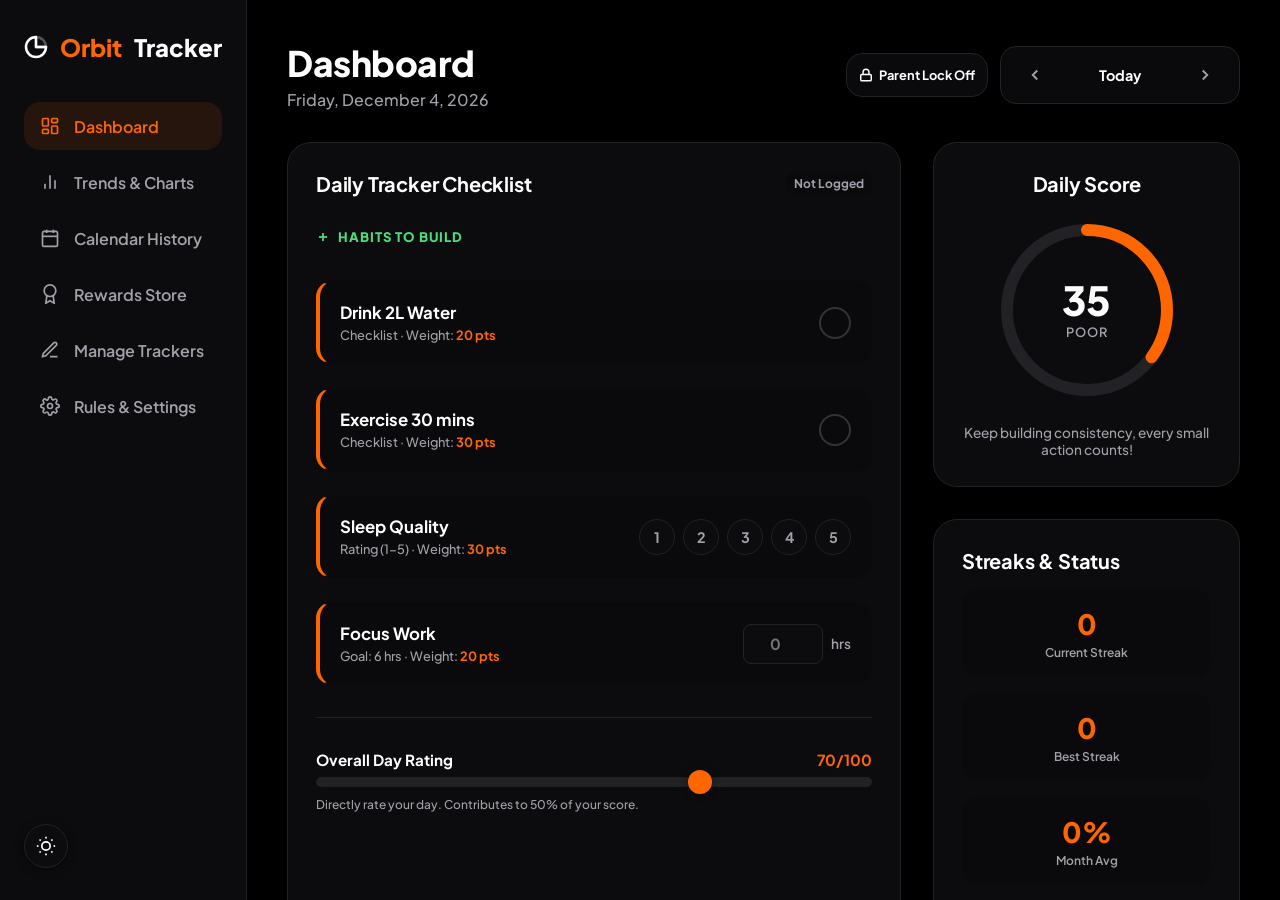
<file: index.html>
<!DOCTYPE html>
<html lang="en" data-theme="dark">
<head>
    <meta charset="UTF-8">
    <meta name="viewport" content="width=device-width, initial-scale=1.0, viewport-fit=cover">
    <meta name="description" content="A premium daily tracking application with customizable trackers, weighted scoring, streak counts, monthly calendar, and trend analytics.">
    <title>Orbit Tracker</title>
    <link rel="stylesheet" href="index.css">
</head>
<body>

    <div class="app-container">
        <!-- Desktop Sidebar -->
        <aside class="sidebar">
            <div>
                <div class="sidebar-logo">
                    <svg width="24" height="24" viewBox="0 0 24 24" fill="none" stroke="currentColor" stroke-width="2.5" stroke-linecap="round" stroke-linejoin="round"><path d="M12 2a10 10 0 1 0 10 10H12V2z"></path><path d="M12 2a10 10 0 0 1 10 10h-10V2z" opacity="0.3"></path><path d="M12 12L22 12" opacity="0.5"></path></svg>
                    <span>Orbit</span>Tracker
                </div>
                <nav class="sidebar-menu">
                    <a class="sidebar-item active" data-view="dashboard">
                        <svg viewBox="0 0 24 24"><rect x="3" y="3" width="7" height="9" rx="1"></rect><rect x="14" y="3" width="7" height="5" rx="1"></rect><rect x="14" y="12" width="7" height="9" rx="1"></rect><rect x="3" y="16" width="7" height="5" rx="1"></rect></svg>
                        Dashboard
                    </a>
                    <a class="sidebar-item" data-view="trends">
                        <svg viewBox="0 0 24 24"><path d="M18 20V10M12 20V4M6 20v-6"></path></svg>
                        Trends & Charts
                    </a>
                    <a class="sidebar-item" data-view="calendar">
                        <svg viewBox="0 0 24 24"><rect x="3" y="4" width="18" height="18" rx="2" ry="2"></rect><line x1="16" y1="2" x2="16" y2="6"></line><line x1="8" y1="2" x2="8" y2="6"></line><line x1="3" y1="10" x2="21" y2="10"></line></svg>
                        Calendar History
                    </a>
                    <a class="sidebar-item" data-view="rewards">
                        <svg viewBox="0 0 24 24"><circle cx="12" cy="8" r="7"></circle><polyline points="8.21 13.89 7 23 12 20 17 23 15.79 13.88"></polyline></svg>
                        Rewards Store
                    </a>
                    <a class="sidebar-item" data-view="trackers">
                        <svg viewBox="0 0 24 24"><path d="M12 20h9M16.5 3.5a2.121 2.121 0 0 1 3 3L7 19l-4 1 1-4L16.5 3.5z"></path></svg>
                        Manage Trackers
                    </a>
                    <a class="sidebar-item" data-view="config">
                        <svg viewBox="0 0 24 24"><circle cx="12" cy="12" r="3"></circle><path d="M19.4 15a1.65 1.65 0 0 0 .33 1.82l.06.06a2 2 0 1 1-2.83 2.83l-.06-.06a1.65 1.65 0 0 0-1.82-.33 1.65 1.65 0 0 0-1 1.51V21a2 2 0 0 1-4 0v-.09A1.65 1.65 0 0 0 9 19.4a1.65 1.65 0 0 0-1.82.33l-.06.06a2 2 0 1 1-2.83-2.83l.06-.06a1.65 1.65 0 0 0 .33-1.82 1.65 1.65 0 0 0-1.51-1H3a2 2 0 0 1 0-4h.09A1.65 1.65 0 0 0 4.6 9a1.65 1.65 0 0 0-.33-1.82l-.06-.06a2 2 0 1 1 2.83-2.83l.06.06a1.65 1.65 0 0 0 1.82.33H9a1.65 1.65 0 0 0 1-1.51V3a2 2 0 0 1 4 0v.09a1.65 1.65 0 0 0 1 1.51 1.65 1.65 0 0 0 1.82-.33l.06-.06a2 2 0 1 1 2.83 2.83l-.06.06a1.65 1.65 0 0 0-.33 1.82V9a1.65 1.65 0 0 0 1.51 1H21a2 2 0 0 1 0 4h-.09a1.65 1.65 0 0 0-1.51 1z"></path></svg>
                        Rules & Settings
                    </a>
                </nav>
            </div>
            <div class="sidebar-footer">
                <button class="btn-theme" id="theme-toggle-desktop" aria-label="Toggle Theme">
                    <svg class="sun-icon" viewBox="0 0 24 24"><circle cx="12" cy="12" r="5"></circle><line x1="12" y1="1" x2="12" y2="3"></line><line x1="12" y1="21" x2="12" y2="23"></line><line x1="4.22" y1="4.22" x2="5.64" y2="5.64"></line><line x1="18.36" y1="18.36" x2="19.78" y2="19.78"></line><line x1="1" y1="12" x2="3" y2="12"></line><line x1="21" y1="12" x2="23" y2="12"></line><line x1="4.22" y1="19.78" x2="5.64" y2="18.36"></line><line x1="18.36" y1="5.64" x2="19.78" y2="4.22"></line></svg>
                </button>
            </div>
        </aside>

        <!-- Bottom Navigation for Mobile -->
        <nav class="bottom-nav">
            <a class="bottom-nav-item active" data-view="dashboard">
                <svg viewBox="0 0 24 24"><rect x="3" y="3" width="7" height="9" rx="1"></rect><rect x="14" y="3" width="7" height="5" rx="1"></rect><rect x="14" y="12" width="7" height="9" rx="1"></rect><rect x="3" y="16" width="7" height="5" rx="1"></rect></svg>
                Home
            </a>
            <a class="bottom-nav-item" data-view="trends">
                <svg viewBox="0 0 24 24"><path d="M18 20V10M12 20V4M6 20v-6"></path></svg>
                Trends
            </a>
            <a class="bottom-nav-item" data-view="calendar">
                <svg viewBox="0 0 24 24"><rect x="3" y="4" width="18" height="18" rx="2" ry="2"></rect><line x1="16" y1="2" x2="16" y2="6"></line><line x1="8" y1="2" x2="8" y2="6"></line><line x1="3" y1="10" x2="21" y2="10"></line></svg>
                Calendar
            </a>
            <a class="bottom-nav-item" data-view="rewards">
                <svg viewBox="0 0 24 24"><circle cx="12" cy="8" r="7"></circle><polyline points="8.21 13.89 7 23 12 20 17 23 15.79 13.88"></polyline></svg>
                Rewards
            </a>
            <a class="bottom-nav-item" data-view="trackers">
                <svg viewBox="0 0 24 24"><path d="M12 20h9M16.5 3.5a2.121 2.121 0 0 1 3 3L7 19l-4 1 1-4L16.5 3.5z"></path></svg>
                Trackers
            </a>
            <a class="bottom-nav-item" data-view="config">
                <svg viewBox="0 0 24 24"><circle cx="12" cy="12" r="3"></circle><path d="M19.4 15a1.65 1.65 0 0 0 .33 1.82l.06.06a2 2 0 1 1-2.83 2.83l-.06-.06a1.65 1.65 0 0 0-1.82-.33 1.65 1.65 0 0 0-1 1.51V21a2 2 0 0 1-4 0v-.09A1.65 1.65 0 0 0 9 19.4a1.65 1.65 0 0 0-1.82.33l-.06.06a2 2 0 1 1-2.83-2.83l.06-.06a1.65 1.65 0 0 0 .33-1.82 1.65 1.65 0 0 0-1.51-1H3a2 2 0 0 1 0-4h.09A1.65 1.65 0 0 0 4.6 9a1.65 1.65 0 0 0-.33-1.82l-.06-.06a2 2 0 1 1 2.83-2.83l.06.06a1.65 1.65 0 0 0 1.82.33H9a1.65 1.65 0 0 0 1-1.51V3a2 2 0 0 1 4 0v.09a1.65 1.65 0 0 0 1 1.51 1.65 1.65 0 0 0 1.82-.33l.06-.06a2 2 0 1 1 2.83 2.83l-.06.06a1.65 1.65 0 0 0-.33 1.82V9a1.65 1.65 0 0 0 1.51 1H21a2 2 0 0 1 0 4h-.09a1.65 1.65 0 0 0-1.51 1z"></path></svg>
                Settings
            </a>
        </nav>

        <!-- Main Content Grid -->
        <main class="main-content">
            <!-- Top bar with View info and Date Picker -->
            <div class="top-bar">
                <div class="page-title">
                    <h1 id="current-view-title">Dashboard</h1>
                    <p id="sub-title">Track your daily orbit</p>
                </div>
                
                <div class="controls-group">
                    <!-- Parent Lock Button Status -->
                    <button class="btn btn-secondary" id="btn-parent-lock-toggle" style="padding: 8px 12px; font-size: 0.8rem; display: flex; align-items: center; gap: 6px;">
                        <svg id="parent-lock-icon" width="14" height="14" viewBox="0 0 24 24" fill="none" stroke="currentColor" stroke-width="2.5"><rect x="3" y="11" width="18" height="11" rx="2" ry="2"></rect><path d="M7 11V7a5 5 0 0 1 10 0v4"></path></svg>
                        <span id="parent-lock-text">Parent Lock Off</span>
                    </button>

                    <!-- Date Picker Navigation -->
                    <div class="btn-secondary" style="display: flex; align-items: center; gap: 8px; padding: 6px 12px; border-radius: var(--radius-md);">
                        <button id="btn-prev-day" class="btn-close" style="padding: 2px;">
                            <svg width="18" height="18" viewBox="0 0 24 24" fill="none" stroke="currentColor" stroke-width="2.5"><polyline points="15 18 9 12 15 6"></polyline></svg>
                        </button>
                        <span id="current-date-display" style="font-weight: 700; font-size: 0.9rem; min-width: 110px; text-align: center; cursor: pointer;">Today</span>
                        <button id="btn-next-day" class="btn-close" style="padding: 2px;">
                            <svg width="18" height="18" viewBox="0 0 24 24" fill="none" stroke="currentColor" stroke-width="2.5"><polyline points="9 18 15 12 9 6"></polyline></svg>
                        </button>
                    </div>

                    <button class="btn-theme" id="theme-toggle-mobile" style="display: none;" aria-label="Toggle Theme">
                        <svg class="sun-icon" viewBox="0 0 24 24"><circle cx="12" cy="12" r="5"></circle><line x1="12" y1="1" x2="12" y2="3"></line><line x1="12" y1="21" x2="12" y2="23"></line><line x1="4.22" y1="4.22" x2="5.64" y2="5.64"></line><line x1="18.36" y1="18.36" x2="19.78" y2="19.78"></line><line x1="1" y1="12" x2="3" y2="12"></line><line x1="21" y1="12" x2="23" y2="12"></line><line x1="4.22" y1="19.78" x2="5.64" y2="18.36"></line><line x1="18.36" y1="5.64" x2="19.78" y2="4.22"></line></svg>
                    </button>
                </div>
            </div>

            <!-- VIEW: DASHBOARD -->
            <section id="view-dashboard" class="view-panel active">
                <div class="dashboard-grid">
                    <!-- Left: Daily Tracker Logging -->
                    <div class="card" style="display: flex; flex-direction: column; gap: 1.5rem;">
                        <div class="card-header" style="margin-bottom: 0.5rem;">
                            <h2 class="card-title">Daily Tracker Checklist</h2>
                            <span id="log-status-badge" style="font-size: 0.75rem; font-weight: 700; padding: 4px 8px; border-radius: var(--radius-sm); background-color: var(--accent-bg); color: var(--accent);">Logged</span>
                        </div>
                        
                        <!-- List of Trackers dynamically generated (will separate Positive & Negative) -->
                        <div id="daily-trackers-container" class="trackers-section">
                            <!-- JS will inject tracker groups here -->
                        </div>

                        <!-- Manual Rating Contribution -->
                        <div class="manual-rating-card">
                            <hr style="border: 0; border-top: 1px solid var(--border-color); margin: 0.5rem 0;">
                            <div class="slider-container">
                                <div class="slider-header">
                                    <span>Overall Day Rating</span>
                                    <span id="manual-rating-value" style="color: var(--accent);">70/100</span>
                                </div>
                                <input type="range" id="manual-rating-slider" class="range-slider" min="0" max="100" value="70">
                                <p style="font-size: 0.75rem; color: var(--text-secondary); font-weight: 500; margin-top: 2px;">
                                    Directly rate your day. Contributes to <span id="manual-weight-display">50</span>% of your score.
                                </p>
                            </div>
                        </div>
                    </div>

                    <!-- Right: Score Ring and Quick Stats -->
                    <div style="display: flex; flex-direction: column; gap: 2rem;">
                        <!-- Score Ring Card -->
                        <div class="card" style="text-align: center;">
                            <h2 class="card-title" style="margin-bottom: 1.5rem;">Daily Score</h2>
                            <div class="score-circle-container">
                                <svg class="score-svg" viewBox="0 0 180 180">
                                    <circle class="score-circle-bg" cx="90" cy="90" r="80"></circle>
                                    <circle class="score-circle-progress" id="score-circle-progress" cx="90" cy="90" r="80"></circle>
                                </svg>
                                <div class="score-center-text">
                                    <div class="score-value" id="score-circle-value">0</div>
                                    <div class="score-label" id="score-circle-tier">Poor</div>
                                </div>
                            </div>
                            <p style="font-size: 0.85rem; color: var(--text-secondary); margin-top: 1.5rem; font-weight: 500;" id="score-description">
                                Log your trackers to calculate your daily orbit.
                            </p>
                        </div>

                        <!-- Quick Stats Card -->
                        <div class="card">
                            <h2 class="card-title">Streaks & Status</h2>
                            <div class="stats-row">
                                <div class="stat-box">
                                    <div class="stat-num" id="stat-current-streak">0</div>
                                    <div class="stat-label">Current Streak</div>
                                </div>
                                <div class="stat-box">
                                    <div class="stat-num" id="stat-best-streak">0</div>
                                    <div class="stat-label">Best Streak</div>
                                </div>
                            </div>
                            <div class="stats-row">
                                <div class="stat-box">
                                    <div class="stat-num" id="stat-month-avg">0%</div>
                                    <div class="stat-label">Month Avg</div>
                                </div>
                                <div class="stat-box">
                                    <div class="stat-num" id="stat-completion">0%</div>
                                    <div class="stat-label">Tracker Comp.</div>
                                </div>
                            </div>
                        </div>
                    </div>
                </div>
            </section>

            <!-- VIEW: TRENDS -->
            <section id="view-trends" class="view-panel">
                <div class="card">
                    <div class="card-header">
                        <h2 class="card-title">Score Performance Trend</h2>
                        <div style="display: flex; gap: 8px;">
                            <button class="btn btn-secondary btn-sm" id="btn-trend-week" style="padding: 6px 12px; font-size: 0.8rem;">7 Days</button>
                            <button class="btn btn-secondary btn-sm" id="btn-trend-month" style="padding: 6px 12px; font-size: 0.8rem;">30 Days</button>
                        </div>
                    </div>
                    
                    <div class="chart-container" id="trend-chart-container">
                        <!-- Custom SVG Chart will be injected here -->
                    </div>
                </div>

                <div class="dashboard-grid">
                    <div class="card">
                        <h2 class="card-title" style="margin-bottom: 1rem;">Habit & Metric Insights</h2>
                        <div id="insights-container" style="display: flex; flex-direction: column; gap: 1rem;">
                            <!-- Dynamically injected insights -->
                        </div>
                    </div>
                    <div class="card">
                        <h2 class="card-title" style="margin-bottom: 1rem;">Orbit Statistics</h2>
                        <div style="display: flex; flex-direction: column; gap: 12px;">
                            <div style="display: flex; justify-content: space-between; font-size: 0.9rem; font-weight: 600; border-bottom: 1px solid var(--border-color); padding-bottom: 8px;">
                                <span style="color: var(--text-secondary);">Highest Daily Score</span>
                                <span id="stat-highest-score" style="font-weight: 800;">-</span>
                            </div>
                            <div style="display: flex; justify-content: space-between; font-size: 0.9rem; font-weight: 600; border-bottom: 1px solid var(--border-color); padding-bottom: 8px;">
                                <span style="color: var(--text-secondary);">Lowest Daily Score</span>
                                <span id="stat-lowest-score" style="font-weight: 800;">-</span>
                            </div>
                            <div style="display: flex; justify-content: space-between; font-size: 0.9rem; font-weight: 600; border-bottom: 1px solid var(--border-color); padding-bottom: 8px;">
                                <span style="color: var(--text-secondary);">Total Days Tracked</span>
                                <span id="stat-total-tracked" style="font-weight: 800;">0</span>
                            </div>
                            <div style="display: flex; justify-content: space-between; font-size: 0.9rem; font-weight: 600; padding-bottom: 4px;">
                                <span style="color: var(--text-secondary);">Target Streak Score</span>
                                <span id="stat-streak-target-val" style="font-weight: 800; color: var(--accent);">70+</span>
                            </div>
                        </div>
                    </div>
                </div>
            </section>

            <!-- VIEW: CALENDAR -->
            <section id="view-calendar" class="view-panel">
                <div class="card">
                    <div class="calendar-controls">
                        <h2 class="card-title" id="calendar-month-year">June 2026</h2>
                        <div style="display: flex; gap: 8px;">
                            <button class="btn-icon" id="btn-calendar-prev" aria-label="Previous Month">
                                <svg width="18" height="18" viewBox="0 0 24 24" fill="none" stroke="currentColor" stroke-width="2.5"><polyline points="15 18 9 12 15 6"></polyline></svg>
                            </button>
                            <button class="btn-icon" id="btn-calendar-next" aria-label="Next Month">
                                <svg width="18" height="18" viewBox="0 0 24 24" fill="none" stroke="currentColor" stroke-width="2.5"><polyline points="9 18 15 12 9 6"></polyline></svg>
                            </button>
                        </div>
                    </div>
                    
                    <div class="calendar-grid" id="calendar-grid-container">
                        <!-- Calendar grid injected dynamically -->
                    </div>
                    
                    <div style="display: flex; justify-content: center; gap: 16px; margin-top: 1.5rem; flex-wrap: wrap; font-size: 0.75rem; font-weight: 700; color: var(--text-secondary);">
                        <div style="display: flex; align-items: center; gap: 6px;"><span style="width: 12px; height: 12px; border-radius: 3px; background-color: var(--bg-surface); border: 1px solid var(--border-color); display: inline-block;"></span> No Log</div>
                        <div style="display: flex; align-items: center; gap: 6px;"><span class="score-low" style="width: 12px; height: 12px; border-radius: 3px; border: 1px solid transparent; display: inline-block;"></span> &lt; 50</div>
                        <div style="display: flex; align-items: center; gap: 6px;"><span class="score-medium" style="width: 12px; height: 12px; border-radius: 3px; border: 1px solid transparent; display: inline-block;"></span> 50 - 69</div>
                        <div style="display: flex; align-items: center; gap: 6px;"><span class="score-high" style="width: 12px; height: 12px; border-radius: 3px; border: 1px solid transparent; display: inline-block;"></span> 70 - 89</div>
                        <div style="display: flex; align-items: center; gap: 6px;"><span class="score-perfect" style="width: 12px; height: 12px; border-radius: 3px; display: inline-block;"></span> 90+</div>
                    </div>
                </div>
            </section>

            <!-- VIEW: REWARDS -->
            <section id="view-rewards" class="view-panel">
                <div class="dashboard-grid">
                    <!-- Left: Reward Redemption list and History -->
                    <div style="display: flex; flex-direction: column; gap: 2rem;">
                        <div class="card">
                            <h2 class="card-title" style="margin-bottom: 1.25rem;">Redeem Rewards</h2>
                            <div class="rewards-grid" id="rewards-redeem-container" style="display: grid; grid-template-columns: repeat(auto-fill, minmax(180px, 1fr)); gap: 1rem;">
                                <!-- Injected rewards -->
                            </div>
                        </div>

                        <div class="card">
                            <h2 class="card-title" style="margin-bottom: 1.25rem;">Redemption History</h2>
                            <div id="rewards-history-list" style="display: flex; flex-direction: column; gap: 10px; max-height: 250px; overflow-y: auto;">
                                <!-- Redeemed log items -->
                            </div>
                        </div>
                    </div>

                    <!-- Right: Balance, Manage Rewards (Locked) -->
                    <div style="display: flex; flex-direction: column; gap: 2rem;">
                        <!-- Balance Card -->
                        <div class="card" style="text-align: center; background: linear-gradient(135deg, var(--bg-card) 0%, var(--accent-bg) 100%);">
                            <h2 class="card-title" style="color: var(--accent); margin-bottom: 0.75rem;">Points Balance</h2>
                            <div style="font-size: 3.5rem; font-weight: 800; color: var(--text-primary); line-height: 1;" id="points-balance-value">0</div>
                            <p style="font-size: 0.8rem; color: var(--text-secondary); margin-top: 1rem; font-weight: 600;">
                                Total Earned: <span id="points-total-earned">0</span> | Spent: <span id="points-total-spent">0</span>
                            </p>
                            <p style="font-size: 0.75rem; color: var(--text-secondary); margin-top: 4px;">
                                Earn 1 point for every scoring percentage point logged daily!
                            </p>
                        </div>

                        <!-- Add Reward (Locked) -->
                        <div class="card parent-locked-overlay-container" id="card-add-reward">
                            <div class="parent-locked-cover" style="display: none;">
                                <svg width="24" height="24" viewBox="0 0 24 24" fill="none" stroke="currentColor" stroke-width="2.5"><rect x="3" y="11" width="18" height="11" rx="2" ry="2"></rect><path d="M7 11V7a5 5 0 0 1 10 0v4"></path></svg>
                                <span>Parent Lock Active</span>
                                <button class="btn btn-secondary btn-sm" onclick="requestParentUnlock()" style="margin-top: 10px;">Unlock Settings</button>
                            </div>
                            <h2 class="card-title" style="margin-bottom: 1.25rem;">Create Reward</h2>
                            <form id="form-add-reward" style="display: flex; flex-direction: column; gap: 1rem;">
                                <div class="form-group">
                                    <label class="form-label" for="reward-name-input">Reward Name</label>
                                    <input type="text" id="reward-name-input" class="form-input" placeholder="e.g. 1hr Video Games, Eat Ice Cream" required>
                                </div>
                                <div class="form-group">
                                    <label class="form-label" for="reward-cost-input">Points Cost</label>
                                    <input type="number" id="reward-cost-input" class="form-input" min="10" value="100" required>
                                </div>
                                <button type="submit" class="btn btn-primary" style="justify-content: center;">Add Reward</button>
                            </form>
                        </div>

                        <!-- Manage Rewards List (Locked) -->
                        <div class="card parent-locked-overlay-container" id="card-manage-rewards">
                            <div class="parent-locked-cover" style="display: none;">
                                <svg width="24" height="24" viewBox="0 0 24 24" fill="none" stroke="currentColor" stroke-width="2.5"><rect x="3" y="11" width="18" height="11" rx="2" ry="2"></rect><path d="M7 11V7a5 5 0 0 1 10 0v4"></path></svg>
                                <span>Parent Lock Active</span>
                            </div>
                            <h2 class="card-title" style="margin-bottom: 1.25rem;">Manage Rewards</h2>
                            <div id="config-rewards-list" class="config-tracker-list">
                                <!-- Managed rewards with delete button -->
                            </div>
                        </div>
                    </div>
                </div>
            </section>

            <!-- VIEW: MANAGE TRACKERS -->
            <section id="view-trackers" class="view-panel">
                <div class="dashboard-grid">
                    <!-- Left: Create Tracker (Locked) -->
                    <div class="card parent-locked-overlay-container" id="card-add-tracker">
                        <div class="parent-locked-cover" style="display: none;">
                            <svg width="24" height="24" viewBox="0 0 24 24" fill="none" stroke="currentColor" stroke-width="2.5"><rect x="3" y="11" width="18" height="11" rx="2" ry="2"></rect><path d="M7 11V7a5 5 0 0 1 10 0v4"></path></svg>
                            <span>Parent Lock Active</span>
                            <button class="btn btn-secondary btn-sm" onclick="requestParentUnlock()" style="margin-top: 10px;">Unlock Trackers</button>
                        </div>
                        <h2 class="card-title" style="margin-bottom: 1.25rem;">Create New Tracker</h2>
                        <form id="form-add-tracker" style="display: flex; flex-direction: column; gap: 1rem;">
                            <div class="form-group">
                                <label class="form-label" for="tracker-name-input">Tracker Name</label>
                                <input type="text" id="tracker-name-input" class="form-input" placeholder="e.g. Read Books, Water intake, Sleep Quality" required>
                            </div>

                            <div class="form-group">
                                <label class="form-label" for="tracker-type-select">Tracker Type</label>
                                <select id="tracker-type-select" class="form-select">
                                    <option value="habit">Habit / Checklist (Yes/No)</option>
                                    <option value="rating">Mood / Rating (Scale)</option>
                                    <option value="numeric">Custom Numeric (Any integer)</option>
                                </select>
                            </div>

                            <!-- Rating Scale range configuration -->
                            <div class="form-group" id="form-group-rating-scale" style="display: none;">
                                <label class="form-label" for="tracker-rating-scale-input">Rating Limit (Max Score)</label>
                                <input type="number" id="tracker-rating-scale-input" class="form-input" min="3" max="20" value="5">
                                <p style="font-size: 0.7rem; color: var(--text-secondary); font-weight: 500;">
                                    Max rating value (e.g. 5 for 1-5, 10 for 1-10). Scales above 5 will render as interactive sliders.
                                </p>
                            </div>

                            <div class="form-group">
                                <label class="form-label" for="tracker-direction-select">Tracker Behavior</label>
                                <select id="tracker-direction-select" class="form-select">
                                    <option value="positive">Positive (adds points when done)</option>
                                    <option value="negative">Negative (deducts points when done)</option>
                                </select>
                            </div>

                            <div class="form-group" id="form-group-unit" style="display: none;">
                                <label class="form-label" for="tracker-unit-input">Unit</label>
                                <input type="text" id="tracker-unit-input" class="form-input" placeholder="e.g. ml, hours, steps">
                            </div>

                            <div class="form-group">
                                <label class="form-label" for="tracker-weight-input">Points Weight (Contribution)</label>
                                <input type="number" id="tracker-weight-input" class="form-input" min="1" max="100" value="10" required>
                            </div>

                            <button type="submit" class="btn btn-primary" style="margin-top: 0.5rem; justify-content: center;">Add Tracker</button>
                        </form>
                    </div>

                    <!-- Right: Active Trackers List (Locked) -->
                    <div class="card parent-locked-overlay-container" id="card-active-trackers">
                        <div class="parent-locked-cover" style="display: none;">
                            <svg width="24" height="24" viewBox="0 0 24 24" fill="none" stroke="currentColor" stroke-width="2.5"><rect x="3" y="11" width="18" height="11" rx="2" ry="2"></rect><path d="M7 11V7a5 5 0 0 1 10 0v4"></path></svg>
                            <span>Parent Lock Active</span>
                        </div>
                        <h2 class="card-title" style="margin-bottom: 1.25rem;">Active Trackers</h2>
                        <div id="config-trackers-list" class="config-tracker-list">
                            <!-- Injected active trackers -->
                        </div>
                    </div>
                </div>
            </section>

            <!-- VIEW: RULES & CONFIG (SETTINGS) -->
            <section id="view-config" class="view-panel">
                <div class="dashboard-grid">
                    <!-- Left: Parent Passcode Settings -->
                    <div class="card">
                        <h2 class="card-title" style="margin-bottom: 1.25rem;">Parent Lock Code</h2>
                        <form id="form-parent-password" style="display: flex; flex-direction: column; gap: 1rem;">
                            <div class="form-group">
                                <label class="form-label" for="parent-pass-input">New Password</label>
                                <input type="password" id="parent-pass-input" class="form-input" placeholder="Enter new parent passcode" minlength="4">
                            </div>
                            <div class="form-group">
                                <label class="form-label" for="parent-pass-confirm">Confirm Password</label>
                                <input type="password" id="parent-pass-confirm" class="form-input" placeholder="Confirm parent passcode">
                            </div>
                            <button type="submit" class="btn btn-secondary" style="justify-content: center;" id="btn-save-passcode">Set Passcode</button>
                        </form>
                        <p style="font-size: 0.7rem; color: var(--text-secondary); margin-top: 8px; font-weight: 500;">
                            Setting a passcode locks editing of trackers, weights, and rewards. Leave blank to disable lock security entirely.
                        </p>
                    </div>

                    <!-- Right: System Config (Locked) -->
                    <div class="card parent-locked-overlay-container" id="card-rules-config">
                        <div class="parent-locked-cover" style="display: none;">
                            <svg width="24" height="24" viewBox="0 0 24 24" fill="none" stroke="currentColor" stroke-width="2.5"><rect x="3" y="11" width="18" height="11" rx="2" ry="2"></rect><path d="M7 11V7a5 5 0 0 1 10 0v4"></path></svg>
                            <span>Parent Lock Active</span>
                            <button class="btn btn-secondary btn-sm" onclick="requestParentUnlock()" style="margin-top: 10px;">Unlock Settings</button>
                        </div>
                        <h2 class="card-title" style="margin-bottom: 1.25rem;">Scoring Rules & Thresholds</h2>
                        <div style="display: flex; flex-direction: column; gap: 1.25rem;">
                            <div class="form-group">
                                <label class="form-label" for="overall-rating-weight">Manual Day Rating Weight (%)</label>
                                <input type="number" id="overall-rating-weight" class="form-input" min="0" max="100" value="50">
                            </div>
                            <div class="form-group">
                                <label class="form-label" for="streak-target-score">Streak Target Score Threshold</label>
                                <input type="number" id="streak-target-score" class="form-input" min="1" max="100" value="70">
                            </div>
                            <button id="btn-save-settings" class="btn btn-primary" style="justify-content: center;">Save Settings</button>
                        </div>
                    </div>
                </div>
            </section>
        </main>
    </div>

    <!-- Toast Notification Overlay -->
    <div class="toast-container" id="toast-container"></div>

    <!-- Calendar View day details logger modal -->
    <div class="modal-overlay" id="calendar-day-modal">
        <div class="modal-content">
            <div class="modal-header">
                <h3 class="card-title" id="modal-date-title">June 15, 2026</h3>
                <button class="btn-close" id="btn-modal-close" aria-label="Close">
                    <svg width="24" height="24" viewBox="0 0 24 24" fill="none" stroke="currentColor" stroke-width="2.5"><line x1="18" y1="6" x2="6" y2="18"></line><line x1="6" y1="6" x2="18" y2="18"></line></svg>
                </button>
            </div>
            <div id="modal-trackers-container" style="display: flex; flex-direction: column; gap: 1.25rem; max-height: 350px; overflow-y: auto; padding-right: 4px;">
                <!-- Dynamically loaded trackers for the day -->
            </div>
            <div class="manual-rating-card" style="margin-top: 1.5rem;">
                <div class="slider-container">
                    <div class="slider-header">
                        <span>Overall Day Rating</span>
                        <span id="modal-manual-rating-value" style="color: var(--accent);">70/100</span>
                    </div>
                    <input type="range" id="modal-manual-rating-slider" class="range-slider" min="0" max="100" value="70">
                </div>
            </div>
            <div style="display: flex; justify-content: flex-end; gap: 12px; margin-top: 2rem;">
                <button class="btn btn-secondary" id="btn-modal-cancel">Cancel</button>
                <button class="btn btn-primary" id="btn-modal-save">Save Log</button>
            </div>
        </div>
    </div>

    <!-- Parent Password unlock prompt modal -->
    <div class="modal-overlay" id="parent-lock-modal">
        <div class="modal-content" style="max-width: 380px;">
            <div class="modal-header">
                <h3 class="card-title">Parent Lock</h3>
                <button class="btn-close" id="btn-parent-modal-close" aria-label="Close">
                    <svg width="24" height="24" viewBox="0 0 24 24" fill="none" stroke="currentColor" stroke-width="2.5"><line x1="18" y1="6" x2="6" y2="18"></line><line x1="6" y1="6" x2="18" y2="18"></line></svg>
                </button>
            </div>
            <p style="font-size: 0.85rem; color: var(--text-secondary); margin-bottom: 1.25rem;">
                Please enter the parent passcode to access configuration controls and custom rewards setup.
            </p>
            <form id="form-parent-unlock" style="display: flex; flex-direction: column; gap: 1rem;">
                <div class="form-group">
                    <label class="form-label" for="parent-passcode-prompt">Parent Passcode</label>
                    <input type="password" id="parent-passcode-prompt" class="form-input" placeholder="••••" required autofocus>
                </div>
                <div style="display: flex; justify-content: flex-end; gap: 12px; margin-top: 0.5rem;">
                    <button type="button" class="btn btn-secondary" id="btn-parent-modal-cancel">Cancel</button>
                    <button type="submit" class="btn btn-primary">Unlock</button>
                </div>
            </form>
        </div>
    </div>

    <script src="app.js"></script>
</body>
</html>
</file>
<file: index.css>
@import url('https://fonts.googleapis.com/css2?family=Plus+Jakarta+Sans:wght@300;400;500;600;700;800&display=swap');

:root {
    --font-primary: 'Plus Jakarta Sans', -apple-system, BlinkMacSystemFont, "Segoe UI", Roboto, sans-serif;
    
    /* Animations */
    --transition-fast: 0.2s cubic-bezier(0.4, 0, 0.2, 1);
    --transition-normal: 0.3s cubic-bezier(0.4, 0, 0.2, 1);
    --transition-slow: 0.5s cubic-bezier(0.4, 0, 0.2, 1);
    --radius-sm: 8px;
    --radius-md: 16px;
    --radius-lg: 24px;
    --radius-xl: 32px;
}

/* Theme variables */
[data-theme="dark"] {
    --bg-main: #000000;
    --bg-card: #0c0c0e;
    --bg-card-hover: #141417;
    --bg-input: #121215;
    --bg-surface: #0a0a0c;
    --border-color: #222226;
    --border-color-hover: #333339;
    
    --text-primary: #ffffff;
    --text-secondary: #a1a1aa;
    --text-tertiary: #52525b;
    
    --accent: #ff6600;
    --accent-hover: #ff7a1a;
    --accent-bg: rgba(255, 102, 0, 0.1);
    --accent-bg-hover: rgba(255, 102, 0, 0.18);
    --shadow-sm: 0 2px 8px rgba(0, 0, 0, 0.5);
    --shadow-md: 0 8px 30px rgba(0, 0, 0, 0.7);
    --shadow-lg: 0 16px 40px rgba(0, 0, 0, 0.9);
    --glass-bg: rgba(12, 12, 14, 0.7);
    --glass-border: rgba(255, 255, 255, 0.05);
    
    --color-success: #4ade80;
    --color-danger: #fb7185;
}

[data-theme="light"] {
    --bg-main: #f8fafc;
    --bg-card: #ffffff;
    --bg-card-hover: #f1f5f9;
    --bg-input: #f8fafc;
    --bg-surface: #f1f5f9;
    --border-color: #e2e8f0;
    --border-color-hover: #cbd5e1;
    
    --text-primary: #0f172a;
    --text-secondary: #64748b;
    --text-tertiary: #94a3b8;
    
    --accent: #0066ff;
    --accent-hover: #1e80ff;
    --accent-bg: rgba(0, 102, 255, 0.08);
    --accent-bg-hover: rgba(0, 102, 255, 0.15);
    --shadow-sm: 0 2px 8px rgba(99, 102, 241, 0.05);
    --shadow-md: 0 8px 30px rgba(99, 102, 241, 0.08);
    --shadow-lg: 0 16px 40px rgba(99, 102, 241, 0.12);
    --glass-bg: rgba(255, 255, 255, 0.8);
    --glass-border: rgba(0, 0, 0, 0.05);
    
    --color-success: #16a34a;
    --color-danger: #dc2626;
}

/* Reset */
* {
    margin: 0;
    padding: 0;
    box-sizing: border-box;
    font-family: var(--font-primary);
    -webkit-tap-highlight-color: transparent;
}

body {
    background-color: var(--bg-main);
    color: var(--text-primary);
    transition: background-color var(--transition-normal), color var(--transition-normal);
    min-height: 100vh;
    display: flex;
    flex-direction: column;
    overflow-x: hidden;
    /* Safe area padding for iPhone 16 Pro Max aspect ratio */
    padding-top: env(safe-area-inset-top, 0px);
    padding-bottom: env(safe-area-inset-bottom, 0px);
    padding-left: env(safe-area-inset-left, 0px);
    padding-right: env(safe-area-inset-right, 0px);
}

/* Navigation Layout */
.app-container {
    display: flex;
    flex-direction: row;
    min-height: 100vh;
    width: 100%;
}

.sidebar {
    width: 280px;
    background-color: var(--bg-card);
    border-right: 1px solid var(--border-color);
    padding: 2rem 1.5rem;
    display: flex;
    flex-direction: column;
    justify-content: space-between;
    transition: width var(--transition-normal), background-color var(--transition-normal), border-color var(--transition-normal);
    z-index: 10;
}

.sidebar-logo {
    display: flex;
    align-items: center;
    gap: 12px;
    font-weight: 800;
    font-size: 1.5rem;
    color: var(--text-primary);
    margin-bottom: 2.5rem;
}

.sidebar-logo span {
    color: var(--accent);
}

.sidebar-menu {
    display: flex;
    flex-direction: column;
    gap: 8px;
    list-style: none;
    flex-grow: 1;
}

.sidebar-item {
    display: flex;
    align-items: center;
    gap: 14px;
    padding: 12px 16px;
    border-radius: var(--radius-md);
    cursor: pointer;
    font-weight: 600;
    color: var(--text-secondary);
    transition: all var(--transition-fast);
    text-decoration: none;
    min-height: 48px; /* Touch-safe size */
}

.sidebar-item:hover, .sidebar-item.active {
    color: var(--text-primary);
    background-color: var(--accent-bg);
}

.sidebar-item.active {
    color: var(--accent);
}

.sidebar-item svg {
    width: 20px;
    height: 20px;
    stroke: currentColor;
    fill: none;
    stroke-width: 2;
    transition: stroke var(--transition-fast);
}

.sidebar-footer {
    display: flex;
    flex-direction: column;
    gap: 16px;
    margin-top: auto;
}

/* Main Content Area */
.main-content {
    flex-grow: 1;
    padding: 2.5rem;
    overflow-y: auto;
    max-height: 100vh;
    display: flex;
    flex-direction: column;
    gap: 2rem;
}

.top-bar {
    display: flex;
    justify-content: space-between;
    align-items: center;
    gap: 16px;
}

.page-title h1 {
    font-size: 2.2rem;
    font-weight: 800;
    letter-spacing: -0.5px;
}

.page-title p {
    color: var(--text-secondary);
    margin-top: 4px;
    font-weight: 500;
}

.controls-group {
    display: flex;
    align-items: center;
    gap: 12px;
}

/* Theme Switcher Button */
.btn-theme {
    background-color: var(--bg-card);
    border: 1px solid var(--border-color);
    color: var(--text-primary);
    width: 44px;
    height: 44px;
    border-radius: 50%;
    display: flex;
    align-items: center;
    justify-content: center;
    cursor: pointer;
    transition: all var(--transition-fast);
    box-shadow: var(--shadow-sm);
}

.btn-theme:hover {
    border-color: var(--border-color-hover);
    background-color: var(--bg-card-hover);
    transform: scale(1.05);
}

.btn-theme svg {
    width: 20px;
    height: 20px;
    stroke: currentColor;
    fill: none;
    stroke-width: 2;
}

/* Grid Layouts */
.dashboard-grid {
    display: grid;
    grid-template-columns: 2fr 1fr;
    gap: 2rem;
}

/* Cards & Containers */
.card {
    background-color: var(--bg-card);
    border: 1px solid var(--border-color);
    border-radius: var(--radius-lg);
    padding: 1.75rem;
    box-shadow: var(--shadow-sm);
    transition: transform var(--transition-normal), box-shadow var(--transition-normal), background-color var(--transition-normal), border-color var(--transition-normal);
}

.card:hover {
    box-shadow: var(--shadow-md);
    border-color: var(--border-color-hover);
}

.card-header {
    display: flex;
    justify-content: space-between;
    align-items: center;
    margin-bottom: 1.5rem;
}

.card-title {
    font-size: 1.25rem;
    font-weight: 700;
    letter-spacing: -0.2px;
}

/* Circular Progress Ring for Daily Score */
.score-circle-container {
    position: relative;
    width: 180px;
    height: 180px;
    margin: 0 auto;
}

.score-svg {
    transform: rotate(-90deg);
    width: 100%;
    height: 100%;
}

.score-circle-bg {
    fill: none;
    stroke: var(--border-color);
    stroke-width: 12;
}

.score-circle-progress {
    fill: none;
    stroke: var(--accent);
    stroke-width: 12;
    stroke-linecap: round;
    stroke-dasharray: 502;
    stroke-dashoffset: 502;
    transition: stroke-dashoffset 1s cubic-bezier(0.4, 0, 0.2, 1);
}

.score-center-text {
    position: absolute;
    top: 50%;
    left: 50%;
    transform: translate(-50%, -50%);
    text-align: center;
}

.score-value {
    font-size: 2.5rem;
    font-weight: 800;
    line-height: 1;
    color: var(--text-primary);
}

.score-label {
    font-size: 0.8rem;
    font-weight: 600;
    color: var(--text-secondary);
    text-transform: uppercase;
    letter-spacing: 1px;
    margin-top: 4px;
}

/* Stats Cards */
.stats-row {
    display: grid;
    grid-template-columns: repeat(auto-fit, minmax(130px, 1fr));
    gap: 1rem;
    margin-top: 1rem;
}

.stat-box {
    background-color: var(--bg-surface);
    border-radius: var(--radius-md);
    padding: 1rem;
    text-align: center;
    border: 1px solid transparent;
    transition: border-color var(--transition-fast);
}

.stat-box:hover {
    border-color: var(--border-color);
}

.stat-num {
    font-size: 1.75rem;
    font-weight: 800;
    color: var(--accent);
}

.stat-label {
    font-size: 0.75rem;
    font-weight: 600;
    color: var(--text-secondary);
    margin-top: 4px;
}

/* Trackers Logging Section */
.trackers-section {
    display: flex;
    flex-direction: column;
    gap: 1.5rem;
}

/* Checklist Group Headers */
.tracker-group-header {
    font-size: 0.82rem;
    font-weight: 800;
    text-transform: uppercase;
    letter-spacing: 1px;
    margin-bottom: 0.75rem;
    margin-top: 1.5rem;
    display: flex;
    align-items: center;
    gap: 8px;
}

.tracker-group-header:first-of-type {
    margin-top: 0;
}

.tracker-group-header.positive-header {
    color: var(--color-success);
}

.tracker-group-header.negative-header {
    color: var(--color-danger);
}

.tracker-row {
    background-color: var(--bg-surface);
    border-radius: var(--radius-md);
    padding: 1.25rem;
    display: flex;
    flex-direction: row;
    align-items: center;
    justify-content: space-between;
    gap: 1.5rem;
    border: 1px solid transparent;
    border-left: 4px solid var(--accent);
    transition: all var(--transition-fast);
    flex-wrap: wrap; /* allow wrapping on sliders */
}

.tracker-row:hover {
    border-color: var(--border-color);
    background-color: var(--bg-card-hover);
}

/* Negative Tracker styling overrides */
.tracker-row.negative-tracker {
    border-left-color: var(--color-danger);
}

.tracker-row.negative-tracker .custom-checkbox.checked {
    background-color: var(--color-danger);
    border-color: var(--color-danger);
}

.tracker-row.negative-tracker .rating-btn.selected {
    background-color: var(--color-danger);
    border-color: var(--color-danger);
    box-shadow: 0 4px 10px rgba(239, 68, 68, 0.18);
}

.tracker-row.negative-tracker .range-slider::-webkit-slider-thumb {
    background: var(--color-danger);
}

.tracker-info {
    display: flex;
    flex-direction: column;
    gap: 4px;
    flex-grow: 1;
}

.tracker-name {
    font-weight: 700;
    font-size: 1.05rem;
}

.tracker-meta {
    font-size: 0.8rem;
    color: var(--text-secondary);
    font-weight: 500;
}

.tracker-meta span {
    color: var(--accent);
    font-weight: 700;
}

.tracker-row.negative-tracker .tracker-meta span {
    color: var(--color-danger);
}

/* Rating slider custom layout block */
.rating-slider-container {
    display: flex;
    flex-direction: column;
    gap: 6px;
    width: 100%;
    margin-top: 8px;
    border-top: 1px dashed var(--border-color);
    padding-top: 8px;
}

.rating-slider-header {
    display: flex;
    justify-content: space-between;
    font-size: 0.85rem;
    font-weight: 700;
}

/* Tracker Inputs */
.tracker-input-wrapper {
    display: flex;
    align-items: center;
    justify-content: flex-end;
    min-width: 160px;
}

/* Habit Checkbox Toggle */
.custom-checkbox {
    width: 32px; 
    height: 32px;
    border: 2px solid var(--border-color-hover);
    border-radius: 50%;
    display: flex;
    align-items: center;
    justify-content: center;
    cursor: pointer;
    transition: all var(--transition-fast);
}

.custom-checkbox.checked {
    border-color: var(--accent);
    background-color: var(--accent);
    color: white;
}

.custom-checkbox svg {
    width: 16px;
    height: 16px;
    fill: none;
    stroke: currentColor;
    stroke-width: 3.5;
    stroke-linecap: round;
    stroke-linejoin: round;
    opacity: 0;
    transform: scale(0.6);
    transition: all var(--transition-fast);
}

.custom-checkbox.checked svg {
    opacity: 1;
    transform: scale(1);
}

/* Rating Sliders (1-5) */
.rating-buttons {
    display: flex;
    gap: 8px;
}

.rating-btn {
    width: 36px; 
    height: 36px;
    border-radius: 50%;
    border: 1px solid var(--border-color);
    background-color: var(--bg-card);
    color: var(--text-secondary);
    font-weight: 700;
    font-size: 0.9rem;
    cursor: pointer;
    display: flex;
    align-items: center;
    justify-content: center;
    transition: all var(--transition-fast);
}

.rating-btn:hover {
    border-color: var(--accent);
    color: var(--accent);
}

.rating-btn.selected {
    background-color: var(--accent);
    border-color: var(--accent);
    color: var(--text-primary);
    box-shadow: 0 4px 10px var(--accent-bg);
}

/* Numeric input spinner styling */
.numeric-wrapper {
    display: flex;
    align-items: center;
    gap: 8px;
}

.numeric-input {
    width: 80px;
    height: 40px; 
    padding: 6px 10px;
    border: 1px solid var(--border-color);
    border-radius: var(--radius-sm);
    background-color: var(--bg-card);
    color: var(--text-primary);
    font-weight: 700;
    text-align: center;
    font-size: 0.95rem;
}

.numeric-input:focus {
    outline: none;
    border-color: var(--accent);
}

.numeric-unit {
    font-size: 0.85rem;
    color: var(--text-secondary);
    font-weight: 600;
}

/* Manual Rating Card */
.manual-rating-card {
    display: flex;
    flex-direction: column;
    gap: 1rem;
}

.slider-container {
    display: flex;
    flex-direction: column;
    gap: 8px;
    margin-top: 8px;
}

.slider-header {
    display: flex;
    justify-content: space-between;
    font-weight: 700;
    font-size: 0.95rem;
}

.range-slider {
    -webkit-appearance: none;
    width: 100%;
    height: 10px; 
    border-radius: 5px;
    background: var(--border-color);
    outline: none;
    transition: background 0.3s;
}

.range-slider::-webkit-slider-thumb {
    -webkit-appearance: none;
    appearance: none;
    width: 24px; 
    height: 24px;
    border-radius: 50%;
    background: var(--accent);
    cursor: pointer;
    transition: transform 0.1s;
    box-shadow: 0 0 10px rgba(0, 0, 0, 0.3);
}

.range-slider::-webkit-slider-thumb:hover {
    transform: scale(1.15);
}

/* Modal and Panel Styles */
.modal-overlay {
    position: fixed;
    top: 0;
    left: 0;
    width: 100%;
    height: 100%;
    background-color: rgba(0, 0, 0, 0.6);
    backdrop-filter: blur(5px);
    display: none;
    align-items: center;
    justify-content: center;
    z-index: 100;
    opacity: 0;
    transition: opacity var(--transition-normal);
}

.modal-overlay.active {
    display: flex;
    opacity: 1;
}

.modal-content {
    background-color: var(--bg-card);
    border: 1px solid var(--border-color);
    border-radius: var(--radius-lg);
    width: 92%;
    max-width: 500px;
    padding: 2rem;
    box-shadow: var(--shadow-lg);
    transform: scale(0.9);
    transition: transform var(--transition-normal);
    position: relative;
    max-height: 90vh;
    display: flex;
    flex-direction: column;
}

.modal-overlay.active .modal-content {
    transform: scale(1);
}

.modal-header {
    display: flex;
    justify-content: space-between;
    align-items: center;
    margin-bottom: 1.5rem;
}

.btn-close {
    background: none;
    border: none;
    color: var(--text-secondary);
    cursor: pointer;
    display: flex;
    align-items: center;
    justify-content: center;
    min-width: 44px;
    min-height: 44px;
}

.btn-close:hover {
    color: var(--text-primary);
}

/* General Buttons */
.btn {
    padding: 12px 20px; 
    border-radius: var(--radius-md);
    font-weight: 700;
    cursor: pointer;
    display: inline-flex;
    align-items: center;
    gap: 8px;
    transition: all var(--transition-fast);
    font-size: 0.95rem;
    border: none;
    min-height: 44px;
}

.btn-primary {
    background-color: var(--accent);
    color: white;
}

.btn-primary:hover {
    background-color: var(--accent-hover);
    box-shadow: 0 4px 15px var(--accent-bg-hover);
    transform: translateY(-1px);
}

.btn-secondary {
    background-color: var(--bg-surface);
    color: var(--text-primary);
    border: 1px solid var(--border-color);
}

.btn-secondary:hover {
    border-color: var(--border-color-hover);
    background-color: var(--bg-card-hover);
}

/* Forms */
.form-group {
    display: flex;
    flex-direction: column;
    gap: 8px;
    margin-bottom: 1.25rem;
}

.form-label {
    font-size: 0.9rem;
    font-weight: 700;
    color: var(--text-secondary);
}

.form-input, .form-select {
    padding: 12px 16px;
    border-radius: var(--radius-md);
    border: 1px solid var(--border-color);
    background-color: var(--bg-input);
    color: var(--text-primary);
    font-weight: 600;
    width: 100%;
    min-height: 44px;
}

.form-input:focus, .form-select:focus {
    outline: none;
    border-color: var(--accent);
}

/* Calendar Styling */
.calendar-controls {
    display: flex;
    justify-content: space-between;
    align-items: center;
    margin-bottom: 1rem;
}

.calendar-grid {
    display: grid;
    grid-template-columns: repeat(7, 1fr);
    gap: 8px;
    text-align: center;
}

.calendar-day-label {
    font-weight: 700;
    font-size: 0.8rem;
    color: var(--text-secondary);
    padding: 4px 0;
}

.calendar-cell {
    aspect-ratio: 1;
    border-radius: var(--radius-md);
    display: flex;
    flex-direction: column;
    align-items: center;
    justify-content: center;
    cursor: pointer;
    font-weight: 700;
    font-size: 0.95rem;
    background-color: var(--bg-surface);
    border: 1px solid transparent;
    transition: all var(--transition-fast);
    position: relative;
    min-height: 44px;
}

.calendar-cell:hover:not(.empty) {
    border-color: var(--accent);
    transform: scale(1.05);
}

.calendar-cell.empty {
    background-color: transparent;
    cursor: default;
}

.calendar-cell.today {
    box-shadow: inset 0 0 0 2px var(--text-primary);
}

.calendar-cell-score {
    position: absolute;
    bottom: 4px;
    font-size: 0.65rem;
    font-weight: 800;
}

/* Color codes for calendar cells */
.score-none {
    color: var(--text-secondary);
}

.score-low {
    background-color: rgba(255, 102, 0, 0.05);
    border-color: rgba(255, 102, 0, 0.15);
    color: var(--text-primary);
}
.score-medium {
    background-color: rgba(255, 102, 0, 0.15);
    border-color: rgba(255, 102, 0, 0.3);
    color: var(--text-primary);
}
.score-high {
    background-color: rgba(255, 102, 0, 0.35);
    border-color: rgba(255, 102, 0, 0.5);
    color: var(--text-primary);
}
.score-perfect {
    background-color: var(--accent);
    color: white;
}

[data-theme="light"] .score-low {
    background-color: rgba(0, 102, 255, 0.05);
    border-color: rgba(0, 102, 255, 0.15);
}
[data-theme="light"] .score-medium {
    background-color: rgba(0, 102, 255, 0.15);
    border-color: rgba(0, 102, 255, 0.3);
}
[data-theme="light"] .score-high {
    background-color: rgba(0, 102, 255, 0.35);
    border-color: rgba(0, 102, 255, 0.5);
}
[data-theme="light"] .score-perfect {
    background-color: var(--accent);
    color: white;
}

/* Trends SVG Chart */
.chart-container {
    width: 100%;
    height: 250px;
    margin-top: 1rem;
}

.chart-svg {
    width: 100%;
    height: 100%;
    overflow: visible;
}

.chart-line {
    fill: none;
    stroke: var(--accent);
    stroke-width: 4;
    stroke-linecap: round;
    stroke-linejoin: round;
    transition: d 0.5s ease-out;
}

.chart-area {
    fill: url(#chart-gradient);
    stroke: none;
    transition: d 0.5s ease-out;
}

.chart-grid-line {
    stroke: var(--border-color);
    stroke-width: 1;
    stroke-dasharray: 4 4;
}

.chart-axis-text {
    fill: var(--text-secondary);
    font-size: 11px;
    font-weight: 600;
}

.chart-dot {
    fill: var(--bg-card);
    stroke: var(--accent);
    stroke-width: 3;
    r: 6;
    cursor: pointer;
    transition: r 0.2s, stroke-width 0.2s;
}

.chart-dot:hover {
    r: 8;
    stroke-width: 4;
}

/* Config/Manage trackers panel lists */
.config-tracker-list {
    display: flex;
    flex-direction: column;
    gap: 12px;
}

.config-tracker-item {
    background-color: var(--bg-surface);
    border-radius: var(--radius-md);
    padding: 1rem;
    display: flex;
    justify-content: space-between;
    align-items: center;
    border: 1px solid var(--border-color);
}

.config-tracker-details {
    display: flex;
    flex-direction: column;
    gap: 4px;
}

.config-tracker-name {
    font-weight: 700;
}

.config-tracker-type-weight {
    font-size: 0.8rem;
    color: var(--text-secondary);
    font-weight: 600;
}

.config-tracker-actions {
    display: flex;
    gap: 8px;
}

.btn-icon {
    width: 40px; 
    height: 40px;
    border-radius: var(--radius-md);
    border: 1px solid var(--border-color);
    background-color: var(--bg-card);
    color: var(--text-secondary);
    display: flex;
    align-items: center;
    justify-content: center;
    cursor: pointer;
    transition: all var(--transition-fast);
}

.btn-icon:hover {
    border-color: var(--accent);
    color: var(--accent);
}

.btn-icon.btn-danger:hover {
    border-color: #ff3333;
    color: #ff3333;
    background-color: rgba(255, 51, 51, 0.05);
}

/* View transitions and toggles */
.view-panel {
    display: none;
    animation: fadeIn var(--transition-normal);
}

.view-panel.active {
    display: flex;
    flex-direction: column;
    gap: 2rem;
}

@keyframes fadeIn {
    from { opacity: 0; transform: translateY(8px); }
    to { opacity: 1; transform: translateY(0); }
}

/* Toast Notification */
.toast-container {
    position: fixed;
    bottom: calc(2rem + env(safe-area-inset-bottom, 0px));
    right: 2rem;
    z-index: 1000;
    display: flex;
    flex-direction: column;
    gap: 10px;
}

.toast {
    background-color: var(--bg-card);
    border: 1px solid var(--border-color);
    border-left: 4px solid var(--accent);
    border-radius: var(--radius-md);
    padding: 1rem 1.5rem;
    box-shadow: var(--shadow-lg);
    display: flex;
    align-items: center;
    gap: 12px;
    color: var(--text-primary);
    font-weight: 600;
    font-size: 0.9rem;
    transform: translateY(20px);
    opacity: 0;
    animation: slideUp var(--transition-normal) forwards;
}

@keyframes slideUp {
    to { transform: translateY(0); opacity: 1; }
}

/* Bottom Navigation Bar for Mobile */
.bottom-nav {
    display: none;
    position: fixed;
    bottom: 0;
    left: 0;
    width: 100%;
    background-color: var(--bg-card);
    border-top: 1px solid var(--border-color);
    z-index: 50;
    justify-content: space-around;
    box-shadow: 0 -4px 20px rgba(0, 0, 0, 0.15);
    /* Safe Area padding for iPhone 16 Pro Max Home Indicator */
    padding-bottom: env(safe-area-inset-bottom, 8px);
    padding-top: 8px;
    height: calc(64px + env(safe-area-inset-bottom, 0px));
}

.bottom-nav-item {
    display: flex;
    flex-direction: column;
    align-items: center;
    justify-content: center;
    gap: 4px;
    color: var(--text-secondary);
    text-decoration: none;
    font-size: 0.72rem;
    font-weight: 700;
    cursor: pointer;
    flex: 1;
    min-height: 48px;
    border-radius: var(--radius-md);
    transition: all var(--transition-fast);
}

.bottom-nav-item.active {
    color: var(--accent);
}

.bottom-nav-item svg {
    width: 22px;
    height: 22px;
    stroke: currentColor;
    fill: none;
    stroke-width: 2;
}

/* Parent Lock Covers overlays */
.parent-locked-overlay-container {
    position: relative;
}

.parent-locked-cover {
    position: absolute;
    top: 0;
    left: 0;
    width: 100%;
    height: 100%;
    background-color: rgba(12, 12, 14, 0.94);
    backdrop-filter: blur(6px);
    border-radius: inherit;
    display: flex;
    flex-direction: column;
    align-items: center;
    justify-content: center;
    gap: 12px;
    z-index: 20;
    transition: opacity var(--transition-normal);
    color: var(--text-primary);
    font-weight: 700;
    font-size: 0.95rem;
    text-align: center;
    padding: 1.5rem;
}

[data-theme="light"] .parent-locked-cover {
    background-color: rgba(255, 255, 255, 0.95);
}

.parent-locked-cover svg {
    stroke: var(--accent);
    width: 32px;
    height: 32px;
}

/* Rewards Grid and cards */
.reward-card {
    background-color: var(--bg-surface);
    border-radius: var(--radius-md);
    padding: 1.25rem;
    border: 1px solid var(--border-color);
    display: flex;
    flex-direction: column;
    justify-content: space-between;
    gap: 12px;
    transition: all var(--transition-fast);
}

.reward-card:hover {
    border-color: var(--border-color-hover);
    background-color: var(--bg-card-hover);
    transform: translateY(-2px);
}

.reward-title {
    font-weight: 700;
    font-size: 1rem;
    line-height: 1.2;
}

.reward-cost {
    font-weight: 800;
    font-size: 1.15rem;
    color: var(--accent);
}

.reward-cost span {
    font-size: 0.75rem;
    font-weight: 600;
    color: var(--text-secondary);
}

.btn-disabled {
    background-color: var(--border-color) !important;
    color: var(--text-tertiary) !important;
    cursor: not-allowed;
    border-color: transparent !important;
    box-shadow: none !important;
    transform: none !important;
}

/* active trackers list positive/negative direction labels styling */
.badge-direction {
    font-size: 0.7rem;
    font-weight: 700;
    padding: 2px 6px;
    border-radius: 4px;
    display: inline-block;
    margin-left: 8px;
    text-transform: uppercase;
}

.badge-direction.badge-positive {
    background-color: rgba(74, 222, 128, 0.1);
    color: var(--color-success);
}

.badge-direction.badge-negative {
    background-color: rgba(251, 113, 133, 0.1);
    color: var(--color-danger);
}

/* Mobile-first overrides (iPhone 16 Pro Max viewport optimizations) */
@media (max-width: 768px) {
    .app-container {
        flex-direction: column;
    }
    
    .sidebar {
        display: none;
    }
    
    .bottom-nav {
        display: flex;
    }

    .bottom-nav-item {
        font-size: 0.65rem; /* smaller to accommodate 6 buttons */
        padding: 4px 0;
        gap: 2px;
    }
    
    .bottom-nav-item svg {
        width: 19px;
        height: 19px;
    }
    
    .bottom-nav {
        height: calc(58px + env(safe-area-inset-bottom, 0px));
        padding-top: 4px;
        padding-bottom: env(safe-area-inset-bottom, 4px);
    }
    
    .main-content {
        padding: 1.5rem;
        /* Dynamic Safe Area padding for top dynamic island */
        padding-top: calc(1rem + env(safe-area-inset-top, 0px));
        padding-bottom: calc(85px + env(safe-area-inset-bottom, 0px)); /* Accommodate navigation bar */
        max-height: calc(100vh - env(safe-area-inset-bottom, 0px));
    }
    
    .top-bar {
        padding-bottom: 0.5rem;
        border-bottom: 1px solid var(--border-color);
    }

    .page-title h1 {
        font-size: 1.75rem;
    }
    
    .dashboard-grid {
        grid-template-columns: 1fr;
        gap: 1.5rem;
    }
    
    .score-circle-container {
        width: 150px;
        height: 150px;
    }
    
    .score-circle-progress {
        stroke-dasharray: 440;
        stroke-dashoffset: 440;
    }
    
    .score-value {
        font-size: 2rem;
    }
    
    .tracker-row {
        flex-direction: column;
        align-items: flex-start;
        gap: 1rem;
    }
    
    .tracker-input-wrapper {
        width: 100%;
        justify-content: flex-start;
    }
    
    .rating-buttons {
        width: 100%;
        justify-content: space-between;
    }
    
    .rating-btn {
        flex-grow: 1;
        max-width: 54px;
        height: 42px; 
    }
    
    .numeric-wrapper {
        width: 100%;
        justify-content: space-between;
    }
    
    .numeric-input {
        width: 110px;
        height: 44px; 
    }

    .calendar-grid {
        gap: 4px;
    }

    .calendar-cell {
        font-size: 0.85rem;
    }

    .calendar-cell-score {
        font-size: 0.6rem;
        bottom: 2px;
    }
    
    .toast-container {
        left: 1rem;
        right: 1rem;
        bottom: calc(75px + env(safe-area-inset-bottom, 0px));
    }
}
</file>
